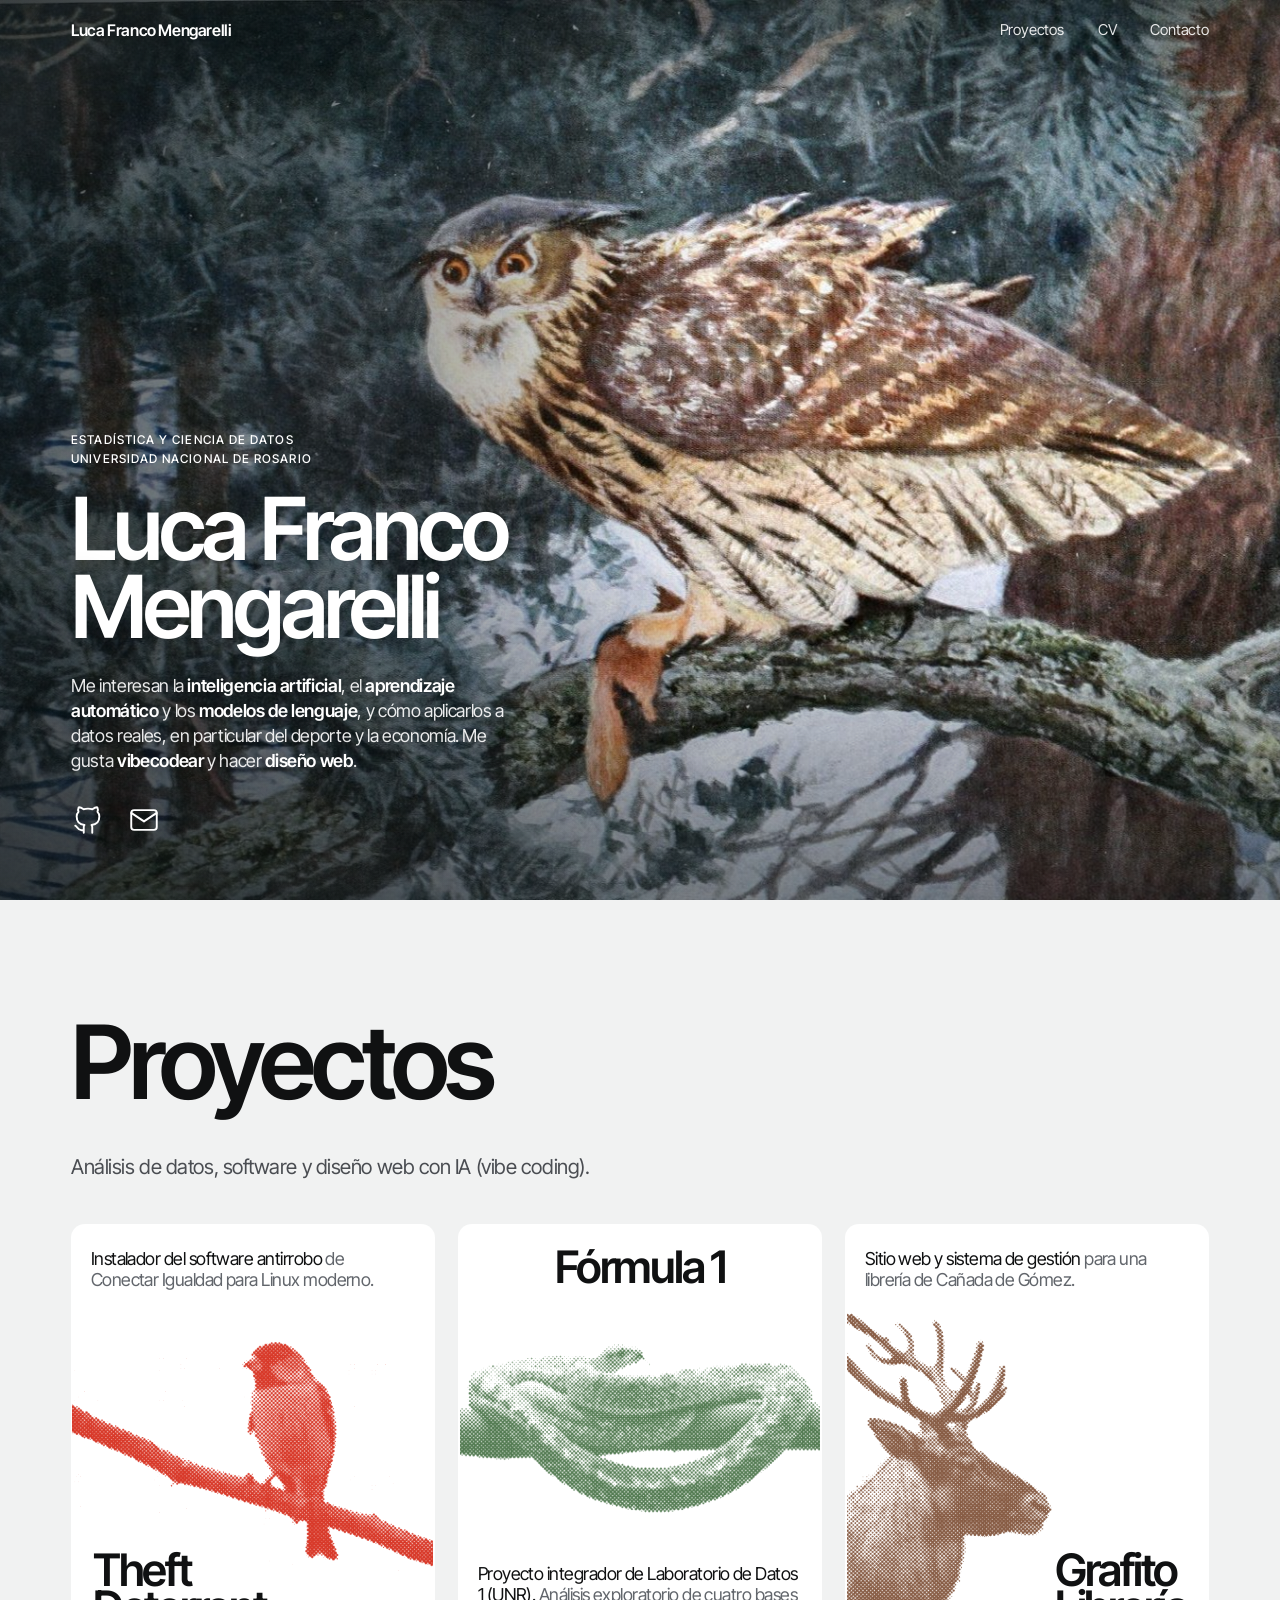
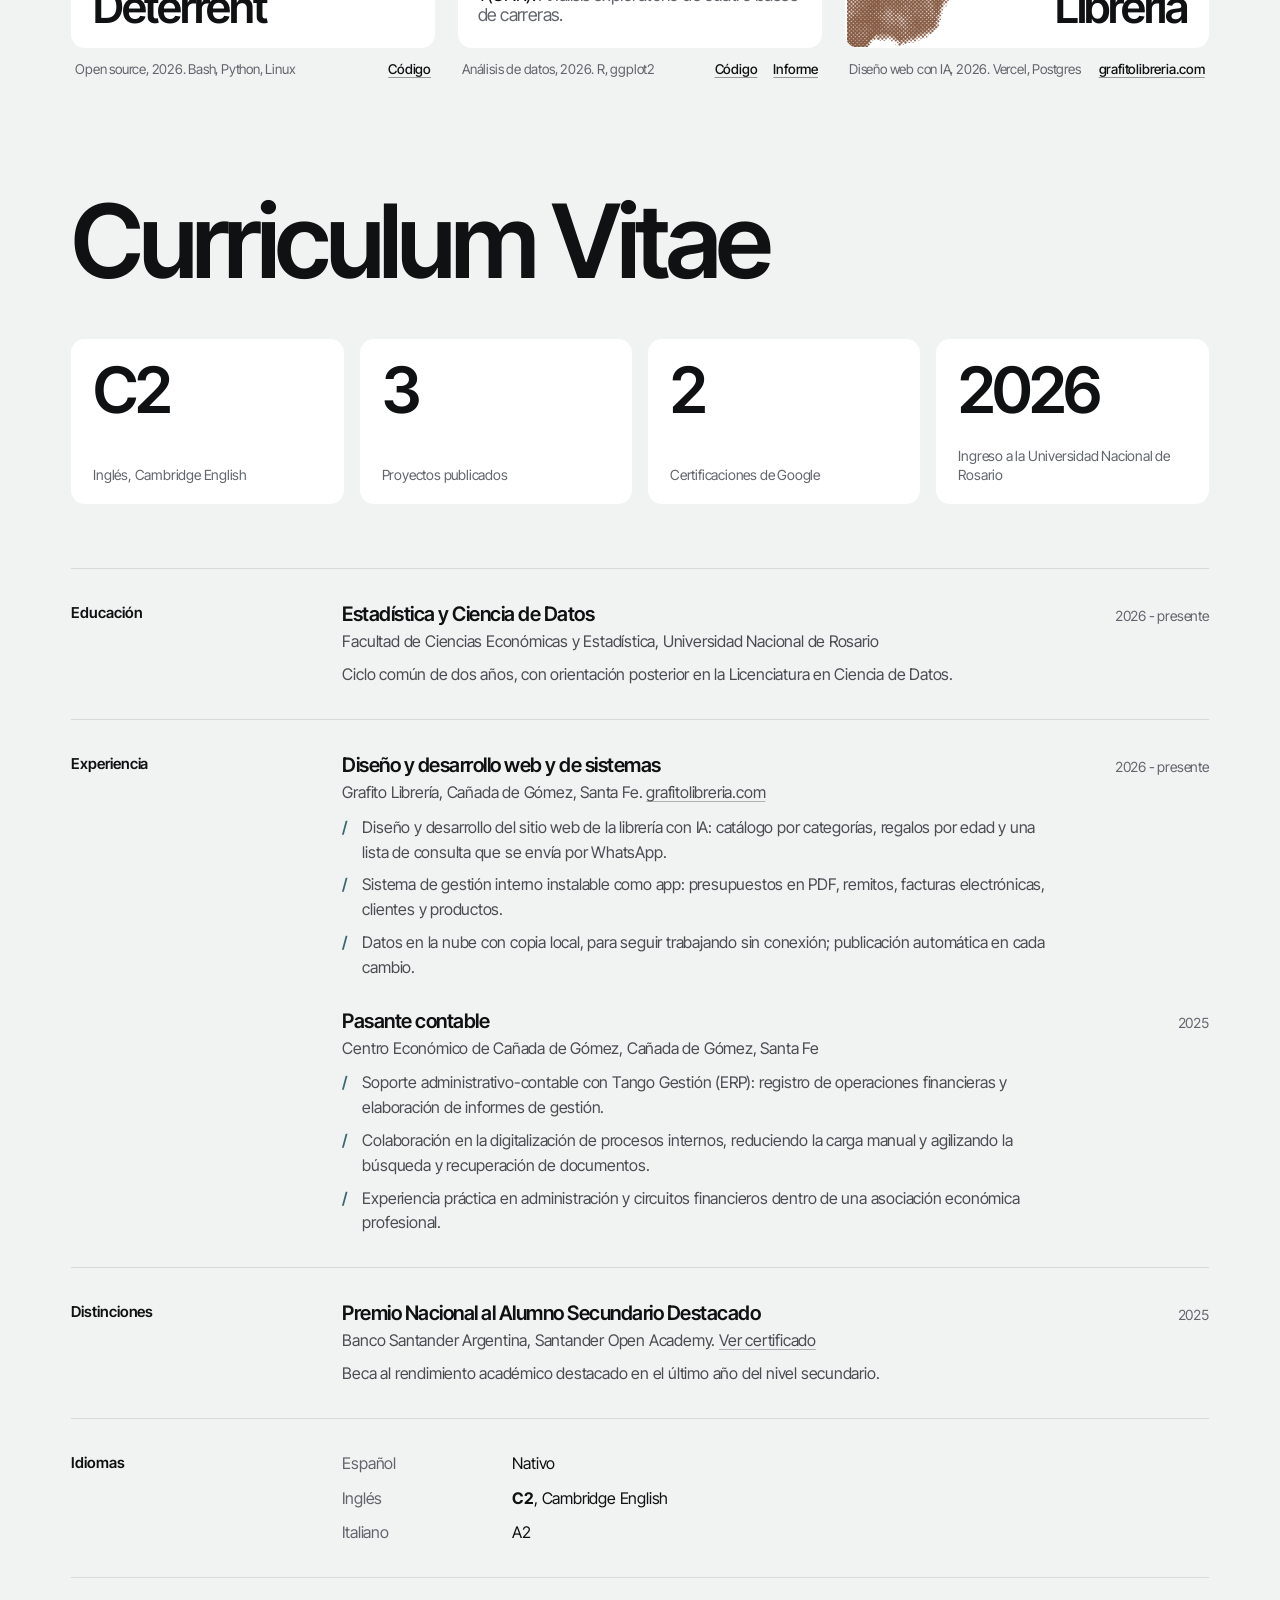
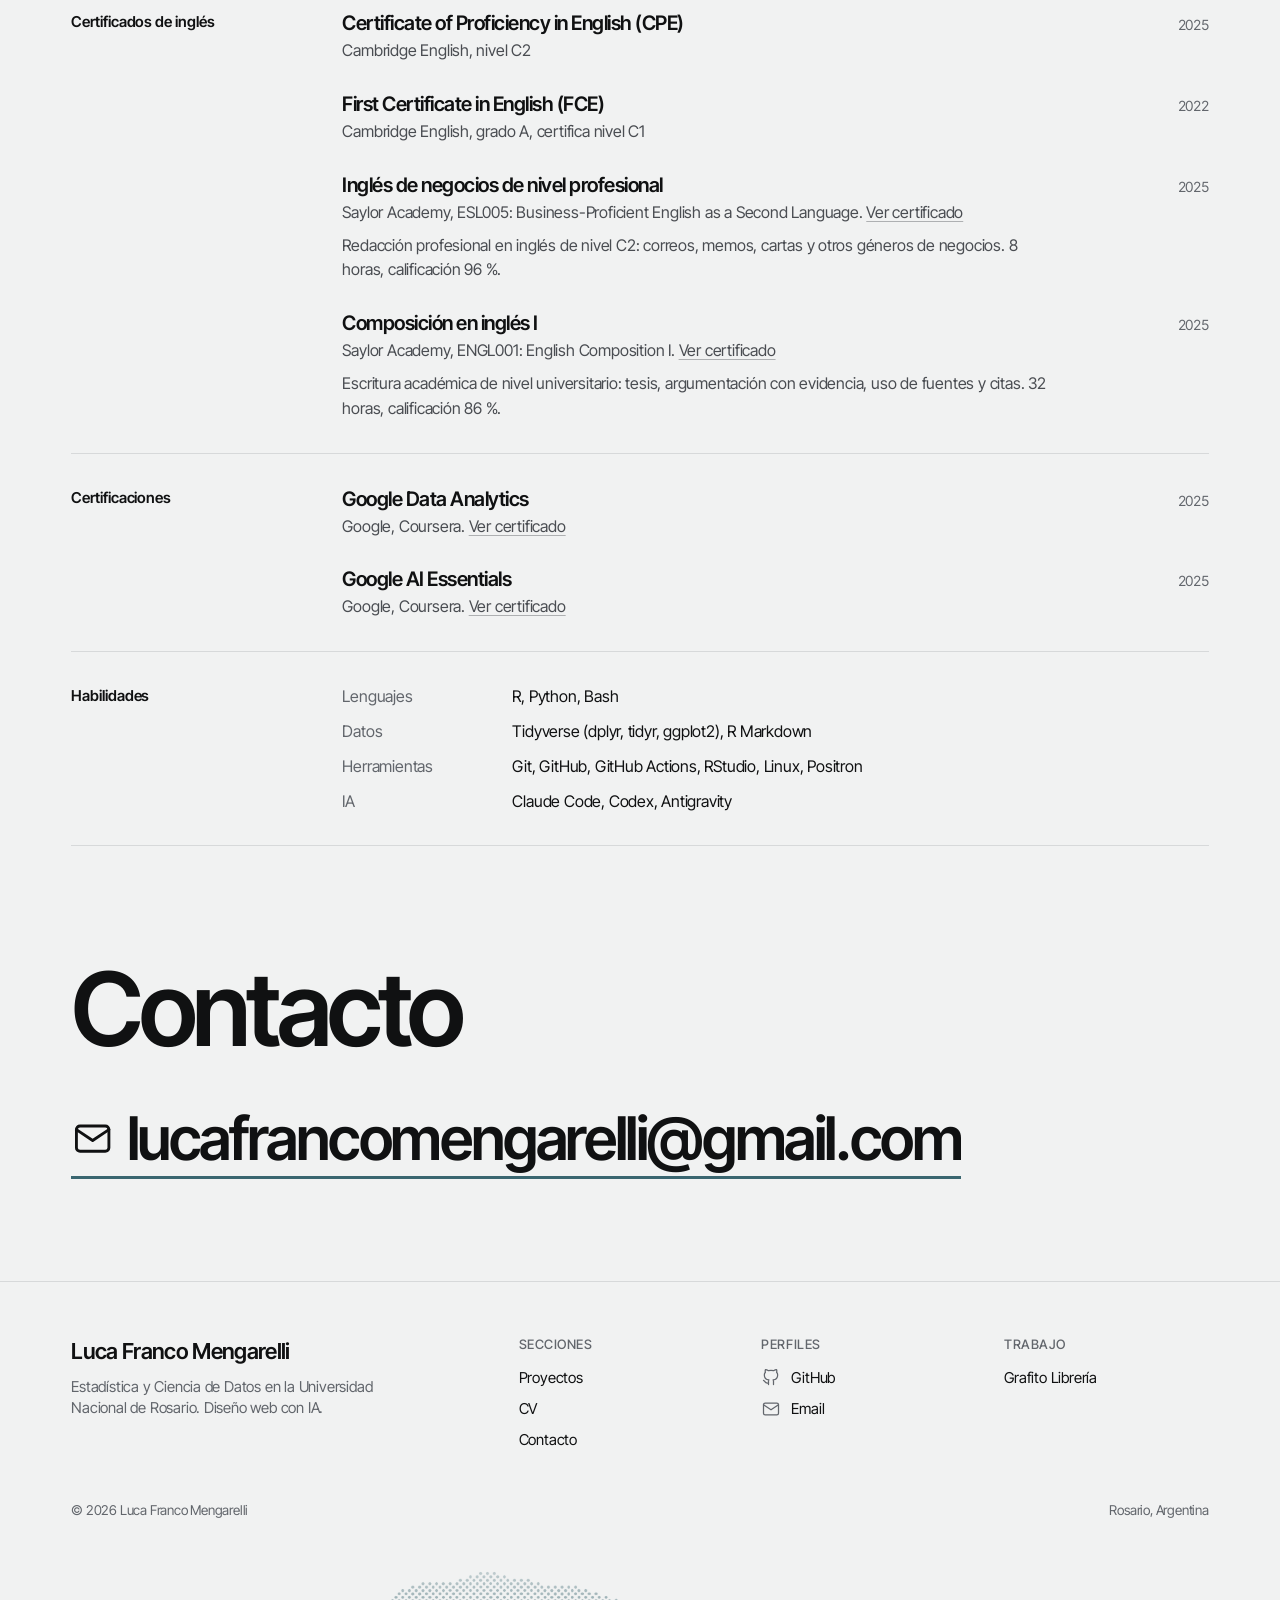
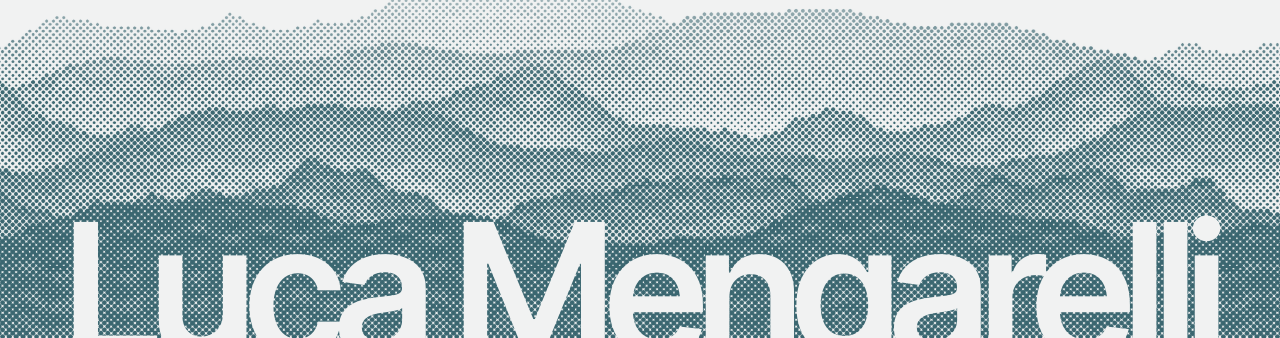
<file: index.html>
<!DOCTYPE html>
<html lang="es">
<head>
<meta charset="UTF-8">
<meta name="viewport" content="width=device-width, initial-scale=1.0">
<title>Luca Franco Mengarelli</title>
<meta name="description" content="Luca Franco Mengarelli. Estudiante de Estadística y Ciencia de Datos (UNR). Proyectos de datos y diseño web con IA.">
<meta name="theme-color" content="#f1f2f2">
<link rel="canonical" href="https://lfmen.github.io/">
<link rel="icon" type="image/png" sizes="48x48" href="assets/img/favicon-48.png">
<link rel="icon" type="image/png" sizes="512x512" href="assets/img/icon-512.png">
<link rel="apple-touch-icon" href="assets/img/apple-touch-icon.png">
<meta property="og:type" content="website">
<meta property="og:locale" content="es_AR">
<meta property="og:site_name" content="Luca Franco Mengarelli">
<meta property="og:title" content="Luca Franco Mengarelli">
<meta property="og:description" content="Estadística y Ciencia de Datos (UNR). Proyectos de datos y diseño web con IA.">
<meta property="og:url" content="https://lfmen.github.io/">
<meta property="og:image" content="https://lfmen.github.io/assets/img/og.jpg">
<meta property="og:image:width" content="1200">
<meta property="og:image:height" content="630">
<meta property="og:image:alt" content="Luca Franco Mengarelli, portfolio y CV, sobre una pintura de un búho real">
<meta name="twitter:card" content="summary_large_image">
<meta name="twitter:title" content="Luca Franco Mengarelli">
<meta name="twitter:description" content="Estadística y Ciencia de Datos (UNR). Proyectos de datos y diseño web con IA.">
<meta name="twitter:image" content="https://lfmen.github.io/assets/img/og.jpg">
<link rel="preload" href="assets/fonts/inter-tight-latin-wght-normal.woff2" as="font" type="font/woff2" crossorigin>
<link rel="preload" href="assets/img/buho.jpg" as="image">
<script>document.documentElement.classList.add('js')</script>
<link rel="stylesheet" href="assets/style.css?v=9">
</head>
<body>
<svg width="0" height="0" style="position:absolute" aria-hidden="true" focusable="false">
  <symbol id="i-github" viewBox="0 0 24 24"><path fill="none" stroke="currentColor" stroke-linecap="round" stroke-linejoin="round" d="M9 19c-4.3 1.4 -4.3 -2.5 -6 -3m12 5v-3.5c0 -1 .1 -1.4 -.5 -2c2.8 -.3 5.5 -1.4 5.5 -6a4.6 4.6 0 0 0 -1.3 -3.2a4.2 4.2 0 0 0 -.1 -3.2s-1.1 -.3 -3.5 1.3a12.3 12.3 0 0 0 -6.2 0c-2.4 -1.6 -3.5 -1.3 -3.5 -1.3a4.2 4.2 0 0 0 -.1 3.2a4.6 4.6 0 0 0 -1.3 3.2c0 4.6 2.7 5.7 5.5 6c-.6 .6 -.6 1.2 -.5 2v3.5"/></symbol>
  <symbol id="i-mail" viewBox="0 0 24 24"><path fill="none" stroke="currentColor" stroke-linecap="round" stroke-linejoin="round" d="M3 7a2 2 0 0 1 2 -2h14a2 2 0 0 1 2 2v10a2 2 0 0 1 -2 2h-14a2 2 0 0 1 -2 -2v-10"/><path fill="none" stroke="currentColor" stroke-linecap="round" stroke-linejoin="round" d="M3 7l9 6l9 -6"/></symbol>
</svg>

<header class="top">
  <div class="wrap">
    <a class="brand" href="#">Luca Franco Mengarelli</a>
    <nav aria-label="Principal">
      <a href="#proyectos">Proyectos</a>
      <a href="#cv">CV</a>
      <a href="#contacto">Contacto</a>
    </nav>
  </div>
</header>

<div class="hero">
  <img class="hero-img" src="assets/img/buho.jpg" width="1576" height="952" alt="Búho real posado en una rama de pino" fetchpriority="high">
  <div class="wrap hero-inner">
    <div class="hero-copy">
      <p class="caps">Estadística y Ciencia de Datos<br>Universidad Nacional de Rosario</p>
      <h1>Luca Franco Mengarelli</h1>
      <p class="lead">
        Me interesan la <strong>inteligencia artificial</strong>, el <strong>aprendizaje automático</strong>
        y los <strong>modelos de lenguaje</strong>, y cómo aplicarlos a datos reales, en particular
        del deporte y la economía. Me gusta <strong>vibecodear</strong> y hacer <strong>diseño web</strong>.
      </p>
      <div class="actions">
        <a class="hero-ico" href="https://github.com/lfmen" target="_blank" rel="noopener" aria-label="GitHub" title="GitHub"><svg class="ico" aria-hidden="true"><use href="#i-github"/></svg></a>
        <a class="hero-ico" href="mailto:lucafrancomengarelli@gmail.com" target="_blank" rel="noopener" aria-label="Email" title="Email"><svg class="ico" aria-hidden="true"><use href="#i-mail"/></svg></a>
      </div>
    </div>
  </div>
</div>

<main>
<section id="proyectos">
  <div class="wrap">
    <h2 class="sec-title">Proyectos</h2>
    <p class="sec-lead">Análisis de datos, software y diseño web con IA (vibe coding).</p>

    <div class="cards">
      <figure class="proj">
        <article class="pcard c-pajaro">
          <p class="tone t-top">Instalador del software antirrobo <em>de Conectar Igualdad para Linux moderno.</em></p>
          <div class="art" style="left:.35%;top:23.19%;width:99.12%;height:59.94%"><img src="assets/img/pajaro.webp" width="565" height="398" alt="" loading="lazy"></div>
          <h3 class="t-left"><a class="stretch" href="https://github.com/lfmen/theftdeterrent" target="_blank" rel="noopener"><span>Theft</span><span>Deterrent</span></a></h3>
        </article>
        <figcaption><span>Open source, 2026. Bash, Python, Linux</span><a class="u" href="https://github.com/lfmen/theftdeterrent" target="_blank" rel="noopener">Código</a></figcaption>
      </figure>

      <figure class="proj">
        <article class="pcard c-serpiente">
          <h3 class="t-center"><a class="stretch" href="https://github.com/lfmen/aedformula1" target="_blank" rel="noopener">Fórmula 1</a></h3>
          <div class="art" style="left:.53%;top:25.3%;width:98.95%;height:45.18%"><img src="assets/img/serpiente.webp" width="564" height="300" alt="" loading="lazy"></div>
          <p class="tone t-bottom">Proyecto integrador de Laboratorio de Datos 1 (UNR). <em>Análisis exploratorio de cuatro bases de carreras.</em></p>
        </article>
        <figcaption><span>Análisis de datos, 2026. R, ggplot2</span><span class="cap-links"><a class="u" href="https://github.com/lfmen/aedformula1" target="_blank" rel="noopener">Código</a><a class="u" href="https://github.com/lfmen/aedformula1/blob/main/analisis_f1.pdf" target="_blank" rel="noopener">Informe</a></span></figcaption>
      </figure>

      <figure class="proj">
        <article class="pcard c-ciervo">
          <p class="tone t-top">Sitio web y sistema de gestión <em>para una librería de Cañada de Gómez.</em></p>
          <div class="art" style="left:.53%;top:20.18%;width:59.82%;height:79.52%"><img src="assets/img/ciervo.webp" width="341" height="528" alt="" loading="lazy"></div>
          <h3 class="t-right"><a class="stretch" href="https://grafitolibreria.com" target="_blank" rel="noopener"><span>Grafito</span><span>Librería</span></a></h3>
        </article>
        <figcaption><span>Diseño web con IA, 2026. Vercel, Postgres</span><a class="u" href="https://grafitolibreria.com" target="_blank" rel="noopener">grafitolibreria.com</a></figcaption>
      </figure>
    </div>
  </div>
</section>

<section id="cv">
  <div class="wrap">
    <h2 class="sec-title">Curriculum Vitae</h2>

    <div class="stats">
      <div class="stat"><b>C2</b><span>Inglés, Cambridge English</span></div>
      <div class="stat"><b>3</b><span>Proyectos publicados</span></div>
      <div class="stat"><b>2</b><span>Certificaciones de Google</span></div>
      <div class="stat"><b>2026</b><span>Ingreso a la Universidad Nacional de Rosario</span></div>
    </div>

    <div class="cv-block">
      <h3>Educación</h3>
      <div>
        <div class="item">
          <div class="item-head">
            <span class="item-title">Estadística y Ciencia de Datos</span>
            <span class="item-date">2026 - presente</span>
          </div>
          <div class="item-org">Facultad de Ciencias Económicas y Estadística, Universidad Nacional de Rosario</div>
          <p class="item-body">Ciclo común de dos años, con orientación posterior en la Licenciatura en Ciencia de Datos.</p>
        </div>
      </div>
    </div>

    <div class="cv-block">
      <h3>Experiencia</h3>
      <div>
        <div class="item">
          <div class="item-head">
            <span class="item-title">Diseño y desarrollo web y de sistemas</span>
            <span class="item-date">2026 - presente</span>
          </div>
          <div class="item-org">Grafito Librería, Cañada de Gómez, Santa Fe. <a class="u" href="https://grafitolibreria.com" target="_blank" rel="noopener">grafitolibreria.com</a></div>
          <ul class="item-list">
            <li>Diseño y desarrollo del sitio web de la librería con IA: catálogo por categorías, regalos por edad y una lista de consulta que se envía por WhatsApp.</li>
            <li>Sistema de gestión interno instalable como app: presupuestos en PDF, remitos, facturas electrónicas, clientes y productos.</li>
            <li>Datos en la nube con copia local, para seguir trabajando sin conexión; publicación automática en cada cambio.</li>
          </ul>
        </div>
        <div class="item">
          <div class="item-head">
            <span class="item-title">Pasante contable</span>
            <span class="item-date">2025</span>
          </div>
          <div class="item-org">Centro Económico de Cañada de Gómez, Cañada de Gómez, Santa Fe</div>
          <ul class="item-list">
            <li>Soporte administrativo-contable con Tango Gestión (ERP): registro de operaciones financieras y elaboración de informes de gestión.</li>
            <li>Colaboración en la digitalización de procesos internos, reduciendo la carga manual y agilizando la búsqueda y recuperación de documentos.</li>
            <li>Experiencia práctica en administración y circuitos financieros dentro de una asociación económica profesional.</li>
          </ul>
        </div>
      </div>
    </div>

    <div class="cv-block">
      <h3>Distinciones</h3>
      <div>
        <div class="item">
          <div class="item-head">
            <span class="item-title">Premio Nacional al Alumno Secundario Destacado</span>
            <span class="item-date">2025</span>
          </div>
          <div class="item-org">Banco Santander Argentina, Santander Open Academy. <a class="u" href="certificados/santander-2025.png" target="_blank" rel="noopener">Ver certificado</a></div>
          <p class="item-body">Beca al rendimiento académico destacado en el último año del nivel secundario.</p>
        </div>
      </div>
    </div>

    <div class="cv-block">
      <h3>Idiomas</h3>
      <dl class="kv">
        <dt>Español</dt><dd>Nativo</dd>
        <dt>Inglés</dt><dd><strong>C2</strong>, Cambridge English</dd>
        <dt>Italiano</dt><dd>A2</dd>
      </dl>
    </div>

    <div class="cv-block">
      <h3>Certificados de inglés</h3>
      <div>
        <div class="item">
          <div class="item-head">
            <span class="item-title">Certificate of Proficiency in English (CPE)</span>
            <span class="item-date">2025</span>
          </div>
          <div class="item-org">Cambridge English, nivel C2</div>
        </div>
        <div class="item">
          <div class="item-head">
            <span class="item-title">First Certificate in English (FCE)</span>
            <span class="item-date">2022</span>
          </div>
          <div class="item-org">Cambridge English, grado A, certifica nivel C1</div>
        </div>
        <div class="item">
          <div class="item-head">
            <span class="item-title">Inglés de negocios de nivel profesional</span>
            <span class="item-date">2025</span>
          </div>
          <div class="item-org">Saylor Academy, ESL005: Business-Proficient English as a Second Language. <a class="u" href="certificados/saylor-esl005.pdf" target="_blank" rel="noopener">Ver certificado</a></div>
          <p class="item-body">Redacción profesional en inglés de nivel C2: correos, memos, cartas y otros géneros de negocios. 8 horas, calificación 96&nbsp;%.</p>
        </div>
        <div class="item">
          <div class="item-head">
            <span class="item-title">Composición en inglés I</span>
            <span class="item-date">2025</span>
          </div>
          <div class="item-org">Saylor Academy, ENGL001: English Composition I. <a class="u" href="certificados/saylor-engl001.pdf" target="_blank" rel="noopener">Ver certificado</a></div>
          <p class="item-body">Escritura académica de nivel universitario: tesis, argumentación con evidencia, uso de fuentes y citas. 32 horas, calificación 86&nbsp;%.</p>
        </div>
      </div>
    </div>

    <div class="cv-block">
      <h3>Certificaciones</h3>
      <div>
        <div class="item">
          <div class="item-head">
            <span class="item-title">Google Data Analytics</span>
            <span class="item-date">2025</span>
          </div>
          <div class="item-org">Google, Coursera. <a class="u" href="https://coursera.org/share/5573ee794b9a70834b6733400abf4397" target="_blank" rel="noopener">Ver certificado</a></div>
        </div>
        <div class="item">
          <div class="item-head">
            <span class="item-title">Google AI Essentials</span>
            <span class="item-date">2025</span>
          </div>
          <div class="item-org">Google, Coursera. <a class="u" href="https://coursera.org/share/f56116a75de64e434964878fffa31ece" target="_blank" rel="noopener">Ver certificado</a></div>
        </div>
      </div>
    </div>

    <div class="cv-block">
      <h3>Habilidades</h3>
      <dl class="kv">
        <dt>Lenguajes</dt><dd>R, Python, Bash</dd>
        <dt>Datos</dt><dd>Tidyverse (dplyr, tidyr, ggplot2), R Markdown</dd>
        <dt>Herramientas</dt><dd>Git, GitHub, GitHub Actions, RStudio, Linux, Positron</dd>
        <dt>IA</dt><dd>Claude Code, Codex, Antigravity</dd>
      </dl>
    </div>
  </div>
</section>

<section id="contacto">
  <div class="wrap">
    <h2 class="sec-title">Contacto</h2>
    <a class="contact-mail" href="mailto:lucafrancomengarelli@gmail.com" target="_blank" rel="noopener"><svg class="ico" aria-hidden="true"><use href="#i-mail"/></svg>lucafrancomengarelli@gmail.com</a>
  </div>
</section>
</main>

<footer class="foot">
  <div class="wrap foot-top">
    <div class="foot-brand">
      <p class="foot-name">Luca Franco Mengarelli</p>
      <p class="foot-tag">Estadística y Ciencia de Datos en la Universidad Nacional de Rosario. Diseño web con IA.</p>
    </div>
    <nav class="foot-col" aria-label="Secciones">
      <h3>Secciones</h3>
      <a href="#proyectos">Proyectos</a>
      <a href="#cv">CV</a>
      <a href="#contacto">Contacto</a>
    </nav>
    <div class="foot-col">
      <h3>Perfiles</h3>
      <a href="https://github.com/lfmen" target="_blank" rel="noopener"><svg class="ico" aria-hidden="true"><use href="#i-github"/></svg>GitHub</a>
      <a href="mailto:lucafrancomengarelli@gmail.com" target="_blank" rel="noopener"><svg class="ico" aria-hidden="true"><use href="#i-mail"/></svg>Email</a>
    </div>
    <div class="foot-col">
      <h3>Trabajo</h3>
      <a href="https://grafitolibreria.com" target="_blank" rel="noopener">Grafito Librería</a>
    </div>
  </div>
  <div class="wrap foot-bottom">
    <span>&copy; 2026 Luca Franco Mengarelli</span>
    <span>Rosario, Argentina</span>
  </div>
  <div class="foot-stage" aria-hidden="true">
    <img src="assets/img/montanas.webp" width="2400" height="598" alt="" loading="lazy">
    <p class="wordmark">Luca Mengarelli</p>
  </div>
</footer>

<script src="assets/main.js?v=7"></script>
</body>
</html>
</file>
<file: assets/style.css>
/* Inter Tight (variable), autoalojada. Licencia SIL OFL. */
@font-face {
  font-family: "Inter Tight";
  src: url("fonts/inter-tight-latin-ext-wght-normal.woff2") format("woff2");
  font-weight: 100 900;
  font-display: swap;
  unicode-range: U+0100-02BA, U+02BD-02C5, U+02C7-02CC, U+02CE-02D7, U+02DD-02FF, U+0304, U+0308, U+0329, U+1D00-1DBF, U+1E00-1E9F, U+1EF2-1EFF, U+2020, U+20A0-20AB, U+20AD-20C0, U+2113, U+2C60-2C7F, U+A720-A7FF;
}
@font-face {
  font-family: "Inter Tight";
  src: url("fonts/inter-tight-latin-wght-normal.woff2") format("woff2");
  font-weight: 100 900;
  font-display: swap;
  unicode-range: U+0000-00FF, U+0131, U+0152-0153, U+02BB-02BC, U+02C6, U+02DA, U+02DC, U+0304, U+0308, U+0329, U+2000-206F, U+20AC, U+2122, U+2191, U+2193, U+2212, U+2215, U+FEFF, U+FFFD;
}

:root {
  --font: "Inter Tight", ui-sans-serif, system-ui, -apple-system, "Segoe UI", Helvetica, Arial, sans-serif;

  --bg: #f1f2f2;
  --card: #ffffff;
  --ink: #101112;
  --ink-2: #4a4d52;
  --ink-3: #62666c;
  --line: #d7d9da;
  --accent: #3a6670; /* verde azulado de los pinos de la pintura */

  --radius: 14px;
  --gutter: clamp(18px, 4vw, 56px);
  --max: 1240px;
  color-scheme: light;
}

* { box-sizing: border-box; }
html { scroll-behavior: smooth; scroll-padding-top: 72px; scrollbar-width: none; }
html::-webkit-scrollbar, body::-webkit-scrollbar { display: none; }
body {
  margin: 0;
  background: var(--bg);
  color: var(--ink);
  font-family: var(--font);
  font-size: 17px;
  line-height: 1.55;
  letter-spacing: -0.012em;
  -webkit-font-smoothing: antialiased;
  text-rendering: optimizeLegibility;
}
a { color: inherit; }
a:focus-visible { outline: 2px solid var(--accent); outline-offset: 3px; border-radius: 3px; }
::selection { background: var(--ink); color: #fff; }
.wrap { max-width: var(--max); margin: 0 auto; padding: 0 var(--gutter); }

.u {
  text-decoration: underline;
  text-decoration-thickness: 1px;
  text-underline-offset: 0.2em;
  text-decoration-color: color-mix(in srgb, currentColor 40%, transparent);
  transition: color .15s, text-decoration-color .15s;
}
.u:hover { color: var(--accent); text-decoration-color: var(--accent); }

/* ---------- Barra superior: transparente sobre la imagen, vidrio claro despues ---------- */
.top {
  position: fixed;
  top: 0; left: 0; right: 0;
  z-index: 20;
  color: #fff;
  border-bottom: 1px solid transparent;
  transition: background-color .25s, color .25s, border-color .25s, backdrop-filter .25s;
}
.top .wrap { height: 60px; display: flex; align-items: center; justify-content: space-between; gap: 16px; }
.brand { font-weight: 600; font-size: 16px; letter-spacing: -0.025em; text-decoration: none; white-space: nowrap; }
.top nav { display: flex; gap: clamp(18px, 3vw, 34px); font-size: 15px; }
.top nav a { white-space: nowrap; text-decoration: none; opacity: 0.88; transition: opacity .15s, color .15s; }
.top nav a:hover { opacity: 1; }
.top.solid {
  color: var(--ink);
  background: rgb(241 242 242 / 0.74);
  backdrop-filter: blur(16px) saturate(170%);
  -webkit-backdrop-filter: blur(16px) saturate(170%);
  border-bottom-color: rgb(16 17 18 / 0.08);
}
.top.solid nav a:hover { color: var(--accent); }
@media (prefers-reduced-transparency: reduce) { .top.solid { background: var(--bg); backdrop-filter: none; -webkit-backdrop-filter: none; } }

/* ---------- Portada: la imagen ocupa todo el hero, el texto va encima ---------- */
.hero {
  position: relative;
  min-height: 100dvh;
  display: flex;
  align-items: flex-end;
  color: #fff;
  background: #1c2a2e;
  isolation: isolate;
  overflow: hidden;
}
.hero-img { position: absolute; inset: 0; z-index: -2; width: 100%; height: 100%; object-fit: cover; object-position: 62% 40%; }
.hero::before {
  content: "";
  position: absolute; inset: 0; z-index: -1;
  background:
    linear-gradient(90deg, rgb(7 14 16 / 0.66) 0%, rgb(7 14 16 / 0.4) 30%, rgb(7 14 16 / 0) 56%),
    linear-gradient(0deg, rgb(7 14 16 / 0.5) 0%, rgb(7 14 16 / 0) 38%),
    linear-gradient(180deg, rgb(7 14 16 / 0.4) 0%, rgb(7 14 16 / 0) 18%);
}
.hero-inner { width: 100%; padding-bottom: clamp(36px, 7vh, 80px); padding-top: 120px; }
.hero-copy { max-width: min(36vw, 560px); min-width: 300px; }
.caps { margin: 0 0 22px; font-size: 12px; font-weight: 500; letter-spacing: 0.09em; text-transform: uppercase; line-height: 1.6; opacity: 0.86; }
.hero h1 {
  margin: 0 0 26px;
  font-size: clamp(54px, 6.8vw, 120px);
  line-height: 0.9;
  font-weight: 600;
  letter-spacing: -0.045em;
  text-shadow: 0 2px 24px rgb(7 14 16 / 0.35);
}
.lead { margin: 0 0 30px; font-size: clamp(17px, 1.4vw, 20px); line-height: 1.4; letter-spacing: -0.02em; color: rgb(255 255 255 / 0.9); text-shadow: 0 1px 12px rgb(7 14 16 / 0.4); }
.lead strong { color: #fff; font-weight: 600; }
.actions { display: flex; flex-wrap: wrap; gap: 6px 26px; font-size: 17px; font-weight: 500; }
.hero .u:hover { color: #bfe3e8; text-decoration-color: #bfe3e8; }

/* ---------- Secciones ---------- */
section { padding: clamp(64px, 9vw, 128px) 0 0; }
.sec-title { margin: 0 0 clamp(28px, 4vw, 56px); font-size: clamp(44px, 8vw, 120px); line-height: 0.92; font-weight: 600; letter-spacing: -0.045em; }

/* ---------- Proyectos: tarjetas con la geometria de la referencia ---------- */
.cards { display: grid; grid-template-columns: repeat(3, minmax(0, 1fr)); gap: clamp(14px, 1.8vw, 24px); }
.proj { margin: 0; }
/* Todo se mide en cqw (ancho de la tarjeta): textos, titulos y animales escalan juntos */
.pcard { position: relative; aspect-ratio: 570 / 664; container-type: inline-size; background: var(--card); border-radius: var(--radius); overflow: hidden; }
.pcard .art { position: absolute; }
.pcard .art img { display: block; width: 100%; height: 100%; }
.pcard .tone { position: absolute; left: 5.4cqw; right: 5.4cqw; margin: 0; font-size: 4.9cqw; line-height: 1.14; letter-spacing: -0.03em; color: var(--ink); }
.pcard .tone em { font-style: normal; color: var(--ink-3); }
.pcard .t-top { top: 7cqw; }
.pcard .t-bottom { bottom: 6.2cqw; }
.pcard h3 { position: absolute; margin: 0; font-size: 12.3cqw; line-height: 0.82; font-weight: 600; letter-spacing: -0.05em; color: var(--ink); }
.pcard h3 span { display: block; }
.pcard h3 a { text-decoration: none; }
.pcard .t-left { left: 6cqw; bottom: 6.2cqw; }
.pcard .t-right { right: 6cqw; bottom: 6.2cqw; }
.pcard .t-center { left: 0; right: 0; top: 7cqw; text-align: center; }
/* toda la tarjeta es clickeable por el titulo */
.stretch::after { content: ""; position: absolute; inset: 0; }
.pcard:hover { box-shadow: 0 18px 40px -24px rgb(16 17 18 / 0.5); }
.pcard { transition: box-shadow .3s; }
.proj figcaption { display: flex; flex-wrap: wrap; justify-content: space-between; gap: 2px 16px; margin: 12px 4px 0; font-size: 13.5px; line-height: 1.4; color: var(--ink-3); }
.proj figcaption .u { color: var(--ink); font-weight: 500; }
.cap-links { display: flex; gap: 16px; }

.sec-lead { margin: -8px 0 clamp(24px, 3.4vw, 44px); max-width: 34em; font-size: clamp(18px, 1.6vw, 22px); line-height: 1.35; letter-spacing: -0.022em; color: var(--ink-2); }

/* ---------- CV ---------- */
.stats { display: grid; grid-template-columns: repeat(4, minmax(0, 1fr)); gap: clamp(10px, 1.4vw, 16px); margin-bottom: clamp(36px, 5vw, 64px); }
.stat { background: var(--card); border-radius: var(--radius); padding: 22px 22px 20px; display: flex; flex-direction: column; justify-content: space-between; gap: 28px; min-height: 150px; }
.stat b { font-size: clamp(44px, 5vw, 68px); line-height: 0.9; font-weight: 600; letter-spacing: -0.05em; }
.stat span { font-size: 14px; line-height: 1.35; color: var(--ink-3); }

.cv-block { display: grid; grid-template-columns: 220px minmax(0, 1fr); gap: 16px clamp(24px, 4vw, 64px); padding: 32px 0; border-top: 1px solid var(--line); }
.cv-block:last-child { border-bottom: 1px solid var(--line); }
.cv-block h3 { margin: 0; font-size: 15px; font-weight: 600; letter-spacing: -0.005em; }
.item + .item { margin-top: 28px; }
.item-head { display: flex; justify-content: space-between; align-items: baseline; gap: 16px; }
.item-title { font-size: 20px; line-height: 1.3; font-weight: 600; letter-spacing: -0.025em; }
.item-date { font-size: 14px; color: var(--ink-3); white-space: nowrap; font-variant-numeric: tabular-nums; }
.item-org { margin-top: 2px; font-size: 16px; color: var(--ink-2); }
.item-body { margin: 8px 0 0; font-size: 16px; color: var(--ink-2); max-width: 44em; }
.item-list { margin: 10px 0 0; padding: 0; list-style: none; font-size: 16px; color: var(--ink-2); display: grid; gap: 8px; max-width: 44em; }
.item-list li { padding-left: 20px; position: relative; }
.item-list li::before { content: "/"; position: absolute; left: 0; color: var(--accent); font-weight: 600; }
.kv { display: grid; grid-template-columns: 150px minmax(0, 1fr); gap: 10px 20px; margin: 0; font-size: 16px; }
.kv dt { color: var(--ink-3); }
.kv dd { margin: 0; }

/* ---------- Contacto ---------- */
.contact-mail { display: inline-block; font-size: clamp(17px, 5.4vw, 84px); line-height: 1.05; font-weight: 600; letter-spacing: -0.04em; word-break: break-word; text-decoration: none; border-bottom: 3px solid var(--accent); padding-bottom: 6px; transition: color .15s; }
.contact-mail:hover { color: var(--accent); }
/* ---------- Pie de pagina ---------- */
.foot { margin-top: clamp(56px, 8vw, 112px); border-top: 1px solid var(--line); overflow: hidden; }
.foot-top { padding-top: clamp(32px, 4vw, 56px); display: grid; grid-template-columns: minmax(0, 2fr) repeat(3, minmax(0, 1fr)); gap: 28px clamp(20px, 3vw, 48px); }
.foot-name { margin: 0 0 8px; font-size: 22px; font-weight: 600; letter-spacing: -0.03em; }
.foot-tag { margin: 0; max-width: 24em; font-size: 15px; line-height: 1.4; color: var(--ink-3); }
.foot-col { display: flex; flex-direction: column; gap: 8px; font-size: 15px; }
.foot-col h3 { margin: 0 0 4px; font-size: 13px; font-weight: 500; letter-spacing: 0.04em; text-transform: uppercase; color: var(--ink-3); }
.foot-col a { text-decoration: none; transition: color .15s; }
.foot-col a:hover { color: var(--accent); }
.foot-bottom { display: flex; flex-wrap: wrap; justify-content: space-between; gap: 6px 24px; margin-top: clamp(28px, 4vw, 48px); font-size: 13.5px; color: var(--ink-3); }
.foot-stage { position: relative; height: clamp(260px, 32vw, 480px); margin-top: 8px; overflow: hidden; }
.foot-stage img { position: absolute; inset: 0; width: 100%; height: 100%; object-fit: cover; object-position: 50% 100%; -webkit-mask-image: linear-gradient(to bottom, transparent, #000 38%); mask-image: linear-gradient(to bottom, transparent, #000 38%); }
.wordmark { position: absolute; left: 0; right: 0; bottom: -0.13em; margin: 0; text-align: center; white-space: nowrap; font-size: clamp(56px, 14.4vw, 240px); line-height: 0.8; font-weight: 600; letter-spacing: -0.055em; color: var(--bg); }

/* ---------- Iconos (Tabler, trazo con puntas redondeadas) ---------- */
.ico { width: 1.15em; height: 1.15em; fill: none; stroke: currentColor; stroke-width: 2; stroke-linecap: round; stroke-linejoin: round; flex: none; }
.hero .actions { gap: 22px; align-items: center; }
.hero-ico { display: inline-flex; color: #fff; text-decoration: none; opacity: 0.92; filter: drop-shadow(0 2px 14px rgb(7 14 16 / 0.45)); transition: opacity .2s, transform .25s cubic-bezier(.16,1,.3,1); }
.hero-ico .ico { width: 34px; height: 34px; stroke-width: 1.35; }
.hero-ico:hover { opacity: 1; transform: translateY(-2px); }
.hero-ico:active { transform: translateY(0) scale(0.96); }
.foot-col a { display: inline-flex; align-items: center; gap: 10px; align-self: flex-start; }
.foot-col a .ico { width: 20px; height: 20px; stroke-width: 1.5; color: var(--ink-3); transition: color .15s; }
.foot-col a:hover .ico { color: var(--accent); }
.contact-mail { display: inline-flex; align-items: center; gap: 0.2em; white-space: nowrap; font-size: clamp(15px, 4.7vw, 72px); max-width: 100%; }
.contact-mail .ico { width: 0.72em; height: 0.72em; margin-top: 0.02em; stroke-width: 1.6; }
@media (prefers-reduced-motion: reduce) { .hero-ico { transition: none; } }

/* ---------- Movimiento: entrada del texto sobre la imagen ---------- */
@media (prefers-reduced-motion: no-preference) {
  .hero-copy > * { opacity: 0; transform: translateY(16px); animation: in .8s cubic-bezier(.2,.7,.2,1) forwards; }
  .hero-copy > :nth-child(2) { animation-delay: .08s; }
  .hero-copy > :nth-child(3) { animation-delay: .16s; }
  .hero-copy > :nth-child(4) { animation-delay: .24s; }
  @keyframes in { to { opacity: 1; transform: none; } }
}
@media (prefers-reduced-motion: reduce) { html { scroll-behavior: auto; } }

/* ---------- Responsive ---------- */
@media (max-width: 960px) {
  .hero-copy { max-width: 520px; }
  .hero-img { object-position: 48% 30%; }
  .hero::before {
    background:
      linear-gradient(0deg, rgb(7 14 16 / 0.82) 0%, rgb(7 14 16 / 0.55) 45%, rgb(7 14 16 / 0) 75%),
      linear-gradient(180deg, rgb(7 14 16 / 0.4) 0%, rgb(7 14 16 / 0) 18%);
  }
  .cards { grid-template-columns: 1fr; max-width: 460px; margin: 0 auto; }
  .foot-top { grid-template-columns: 1fr 1fr; }
  .foot-brand { grid-column: 1 / -1; }
  .stats { grid-template-columns: repeat(2, minmax(0, 1fr)); }
  .cv-block { grid-template-columns: 1fr; gap: 14px; }
}
@media (max-width: 640px) {
  .brand { display: none; }
  .top .wrap { justify-content: center; }
  .hero { min-height: 92dvh; }
  .hero-img { object-position: 41% 50%; }
  .top nav { gap: 16px; font-size: 14px; }
  .item-head { flex-direction: column; gap: 0; }
  .kv { grid-template-columns: 1fr; gap: 2px; }
  .kv dd { margin-bottom: 12px; }
}

/* ---------- Entradas suaves ---------- */
@media (prefers-reduced-motion: no-preference) {
  /* barra superior: baja y aparece */
  .top { animation: nav-in .9s cubic-bezier(.2,.7,.2,1) .15s both; }
  @keyframes nav-in { from { opacity: 0; transform: translateY(-14px); } to { opacity: 1; transform: none; } }

  /* portada: la pintura se funde desde oscuro mientras se acomoda */
  .hero-img { animation: hero-in 1.8s cubic-bezier(.2,.7,.2,1) both; }
  @keyframes hero-in { from { opacity: 0; transform: scale(1.05); filter: brightness(.55); } to { opacity: 1; transform: none; filter: none; } }
  .hero-ico { animation: in .8s cubic-bezier(.2,.7,.2,1) both; }
  .hero-ico:nth-child(1) { animation-delay: .55s; }
  .hero-ico:nth-child(2) { animation-delay: .68s; }

  /* resto de la pagina: aparece al llegar, de a poco */
  .js .rv { opacity: 0; transform: translateY(26px); transition: opacity 1s cubic-bezier(.2,.7,.2,1), transform 1s cubic-bezier(.2,.7,.2,1), box-shadow .3s; transition-delay: var(--d, 0s); }
  .js .rv.in { opacity: 1; transform: none; }
}

/* ---------- Sin seleccion de texto ---------- */
html, body { -webkit-user-select: none; user-select: none; -webkit-touch-callout: none; -webkit-tap-highlight-color: transparent; }
img, svg { -webkit-user-drag: none; user-select: none; }
</file>
